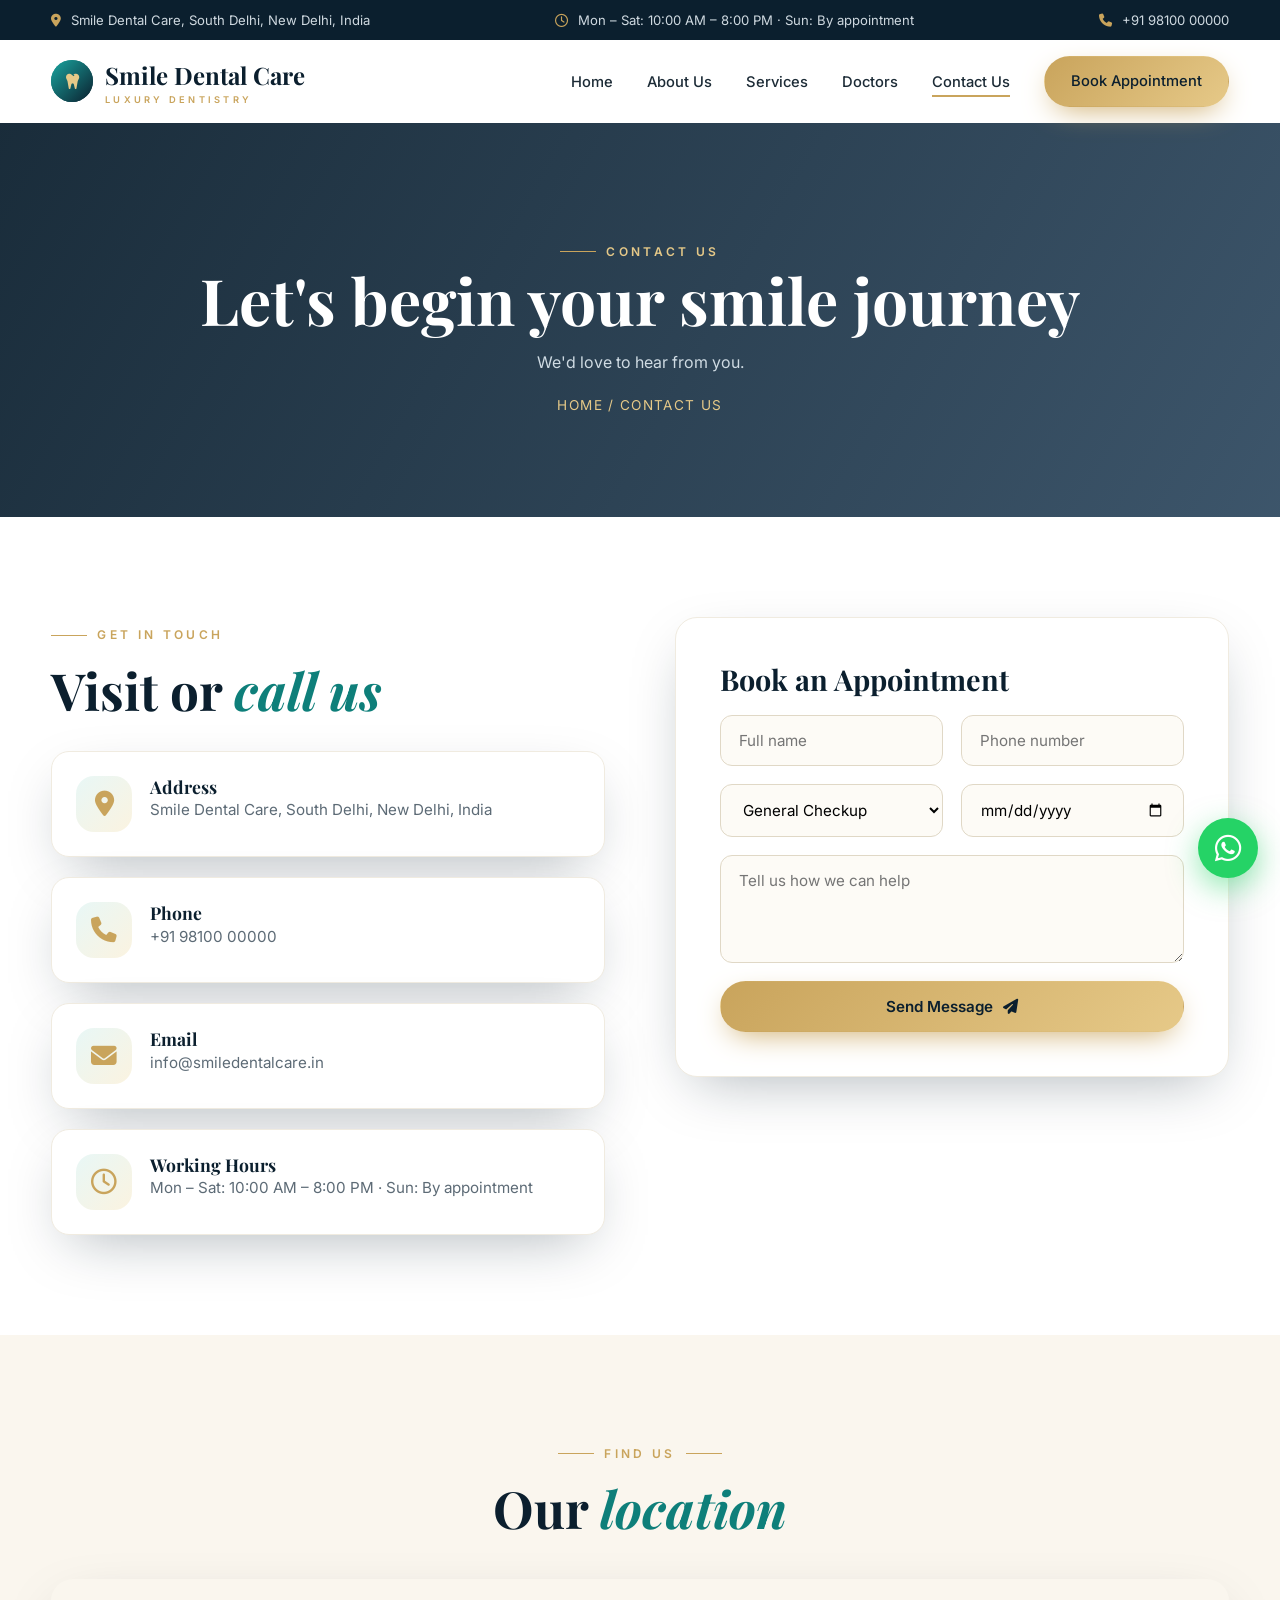
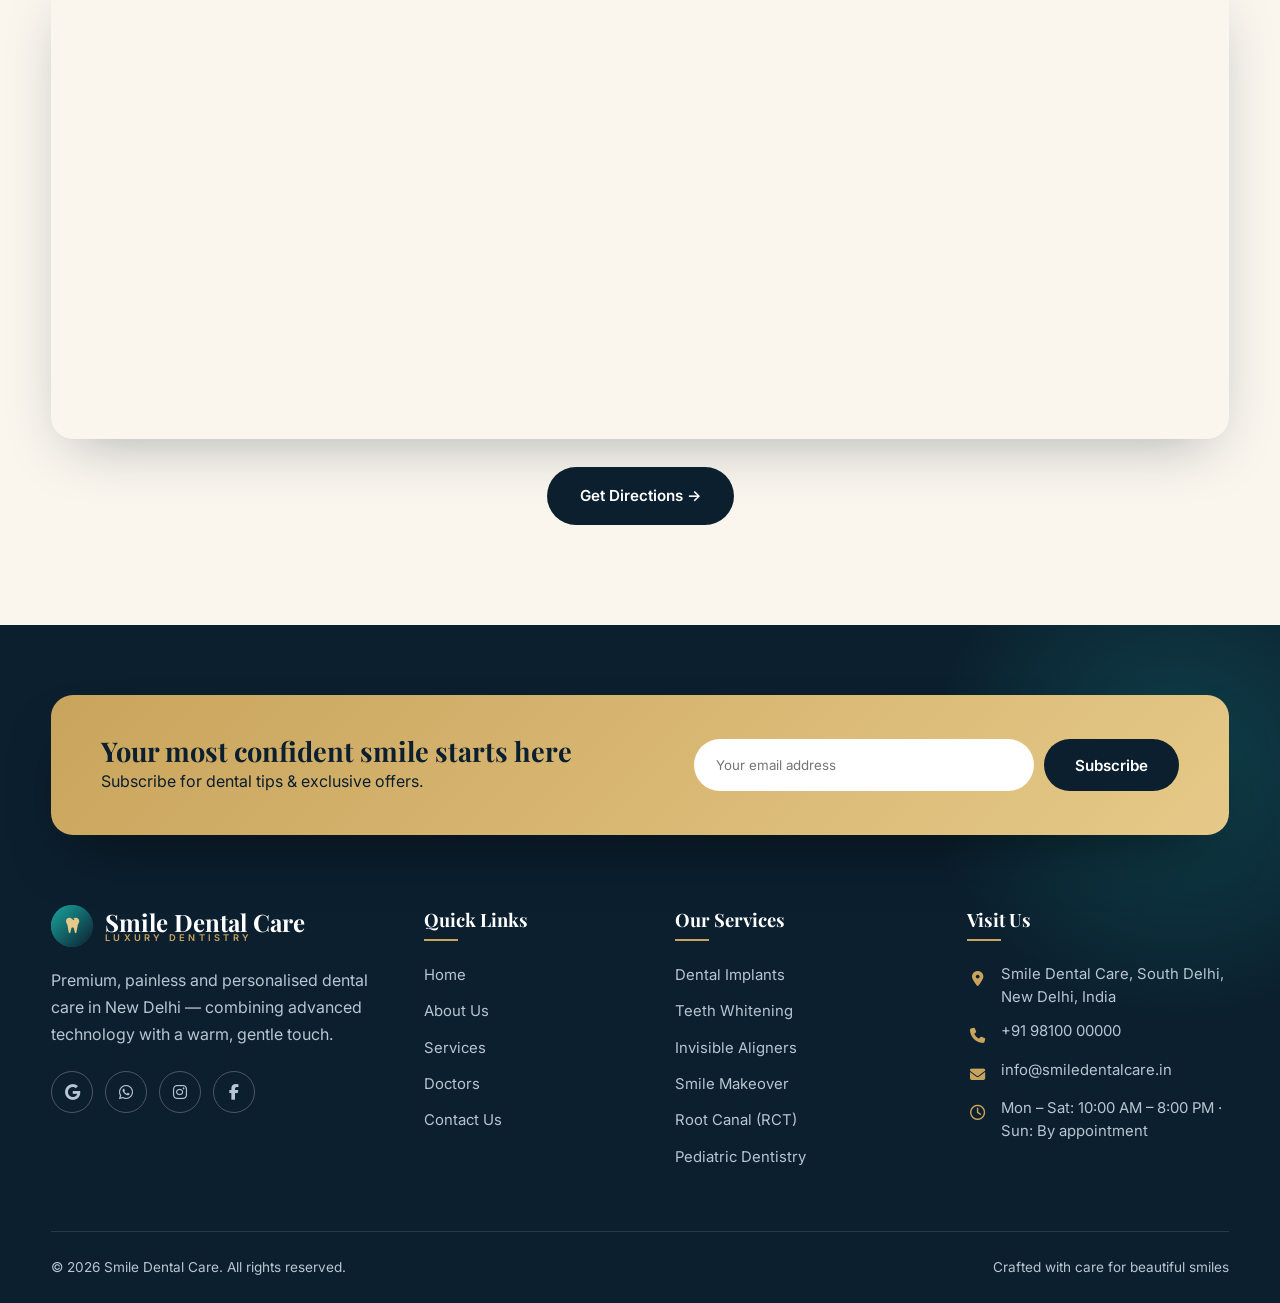
<file: contact.html>
<!DOCTYPE html>
<html lang="en"><head><meta charset="utf-8"><meta name="viewport" content="width=device-width,initial-scale=1">
<title>Contact Us | Smile Dental Care</title>
<link rel="preconnect" href="https://fonts.googleapis.com"><link href="https://fonts.googleapis.com/css2?family=Inter:wght@300;400;500;600&family=Playfair+Display:ital,wght@0,500;0,700;1,500&display=swap" rel="stylesheet">
<link rel="stylesheet" href="https://cdnjs.cloudflare.com/ajax/libs/font-awesome/6.5.1/css/all.min.css">
<link rel="stylesheet" href="css/style.css"></head><body>
<div id="hdr"></div>
<section class="phero" style="--bg:url(https://images.unsplash.com/photo-1598256989800-fe5f95da9787?w=1600&q=70)"><div class="container rv"><span class="eyebrow" style="color:var(--gold2)">Contact Us</span><h1>Let's begin your smile journey</h1><p>We'd love to hear from you.</p><div class="crumbs">HOME / CONTACT US</div></div></section>

<section id="book"><div class="container grid2" style="align-items:start">
  <div class="rv l"><span class="eyebrow">Get In Touch</span><h2 class="title">Visit or <em>call us</em></h2>
    <div class="cinfo" style="margin-top:30px">
      <div class="crow"><div class="ico"><i class="fa-solid fa-location-dot"></i></div><div><h4>Address</h4><p id="addr"></p></div></div>
      <div class="crow"><div class="ico"><i class="fa-solid fa-phone"></i></div><div><h4>Phone</h4><a id="ph" href="#"></a></div></div>
      <div class="crow"><div class="ico"><i class="fa-solid fa-envelope"></i></div><div><h4>Email</h4><a id="em" href="#"></a></div></div>
      <div class="crow"><div class="ico"><i class="fa-regular fa-clock"></i></div><div><h4>Working Hours</h4><p id="hr"></p></div></div>
    </div></div>
  <form class="book rv r" id="bookForm">
    <h3 style="font-size:1.8rem">Book an Appointment</h3>
    <div class="two"><input name="name" required placeholder="Full name"><input name="phone" required type="tel" placeholder="Phone number"></div>
    <div class="two"><select name="service"><option>General Checkup</option><option>Dental Implants</option><option>Teeth Whitening</option><option>Aligners / Braces</option><option>Smile Makeover</option><option>Root Canal</option><option>Pediatric</option></select><input name="date" type="date"></div>
    <textarea name="msg" rows="4" placeholder="Tell us how we can help"></textarea>
    <button class="btn btn-gold" type="submit" style="justify-content:center">Send Message <i class="fa-solid fa-paper-plane"></i></button>
  <div class="ok" id="okBox"><div class="tick"><i class="fa-solid fa-check"></i></div><h3>Message Sent Successfully!</h3><p>Thank you <b id="okName"></b>. Our team will contact you shortly to confirm your appointment.</p><button type="button" class="btn btn-dark" id="again">Send another message</button></div>
  </form>
</div></section>

<section class="cream"><div class="container"><div class="center rv"><span class="eyebrow">Find Us</span><h2 class="title">Our <em>location</em></h2></div>
  <div class="map rv z" style="margin-top:40px"><iframe id="mapframe" loading="lazy" title="Smile Dental Care map"></iframe></div>
  <div class="center" style="margin-top:28px"><a class="btn btn-dark" id="dir" target="_blank" rel="noopener">Get Directions →</a></div>
</div></section>

<div id="ftr"></div><script src="js/site.js"></script>
<script>addr.textContent=CLINIC.address;ph.textContent=CLINIC.phone;ph.href="tel:+"+CLINIC.phoneRaw;em.textContent=CLINIC.email;em.href="mailto:"+CLINIC.email;hr.textContent=CLINIC.hours;dir.href=CLINIC.maps;</script>
</body></html>
</file>
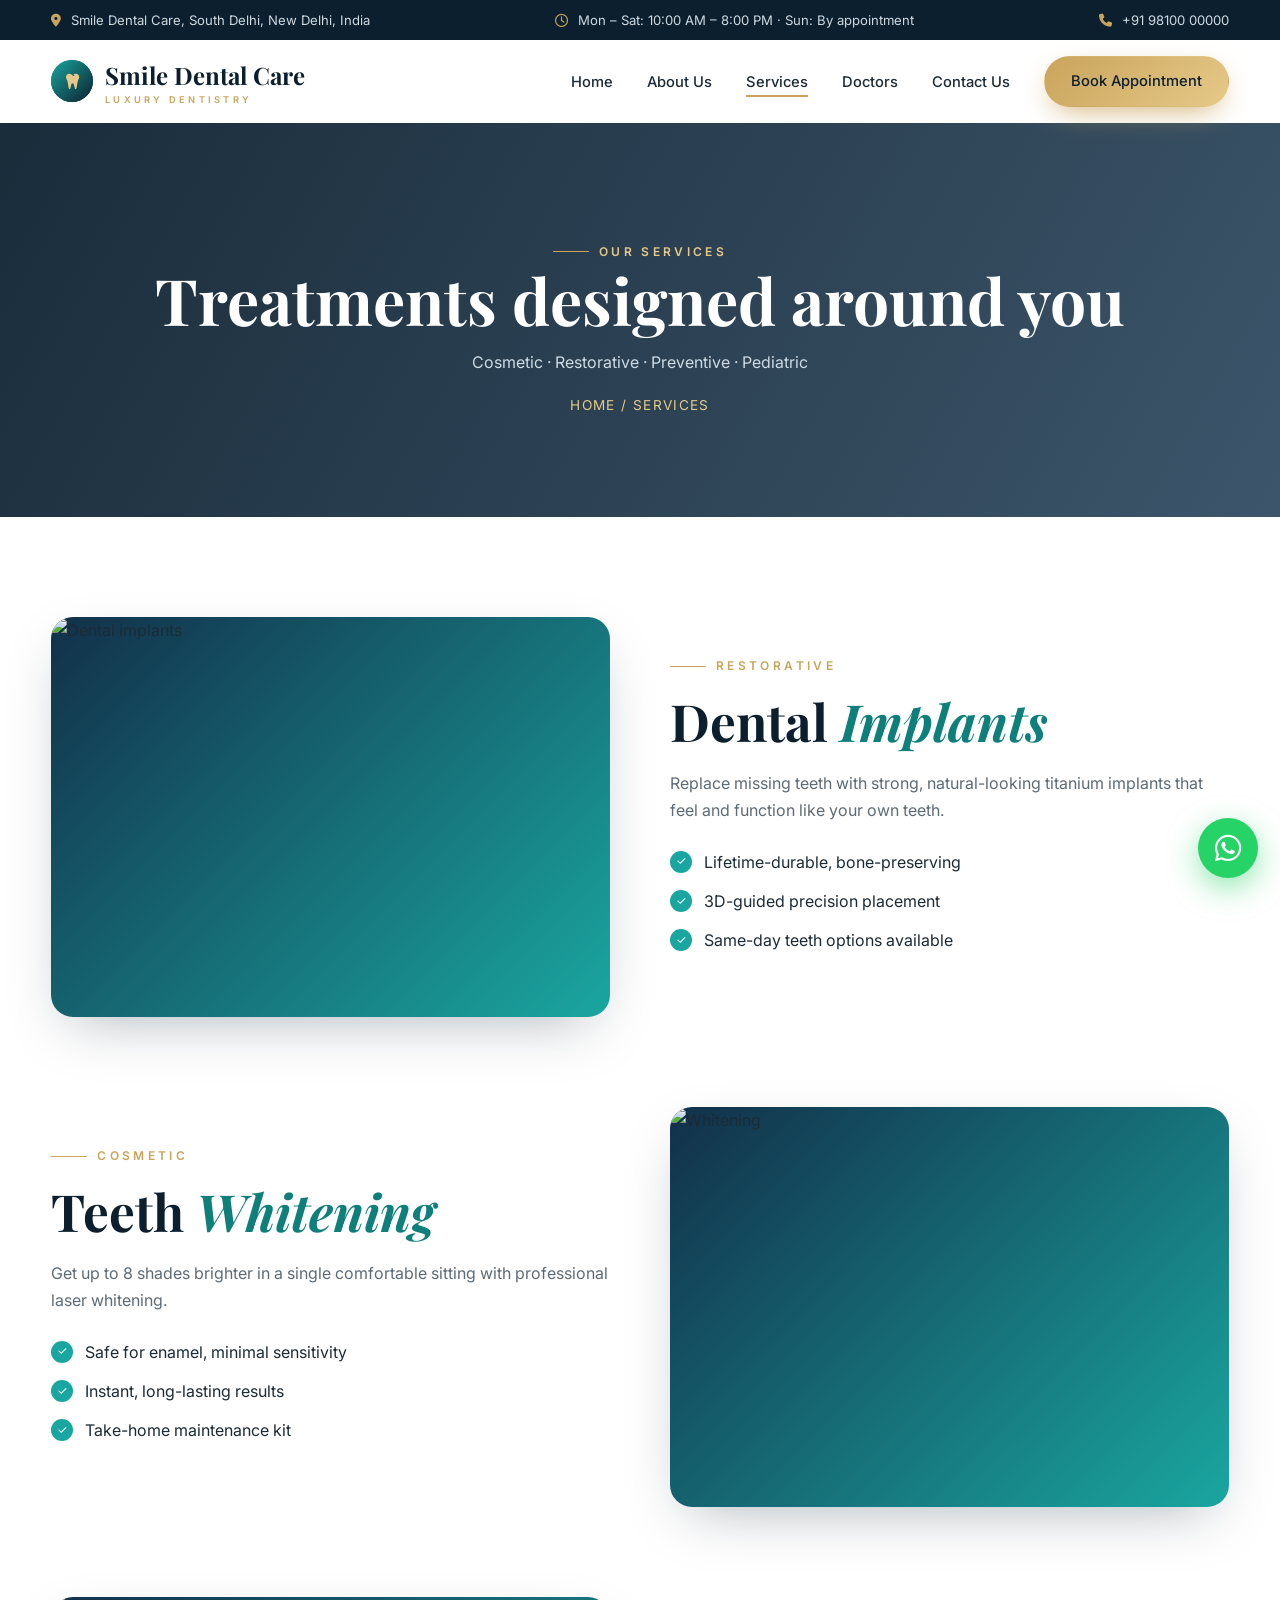
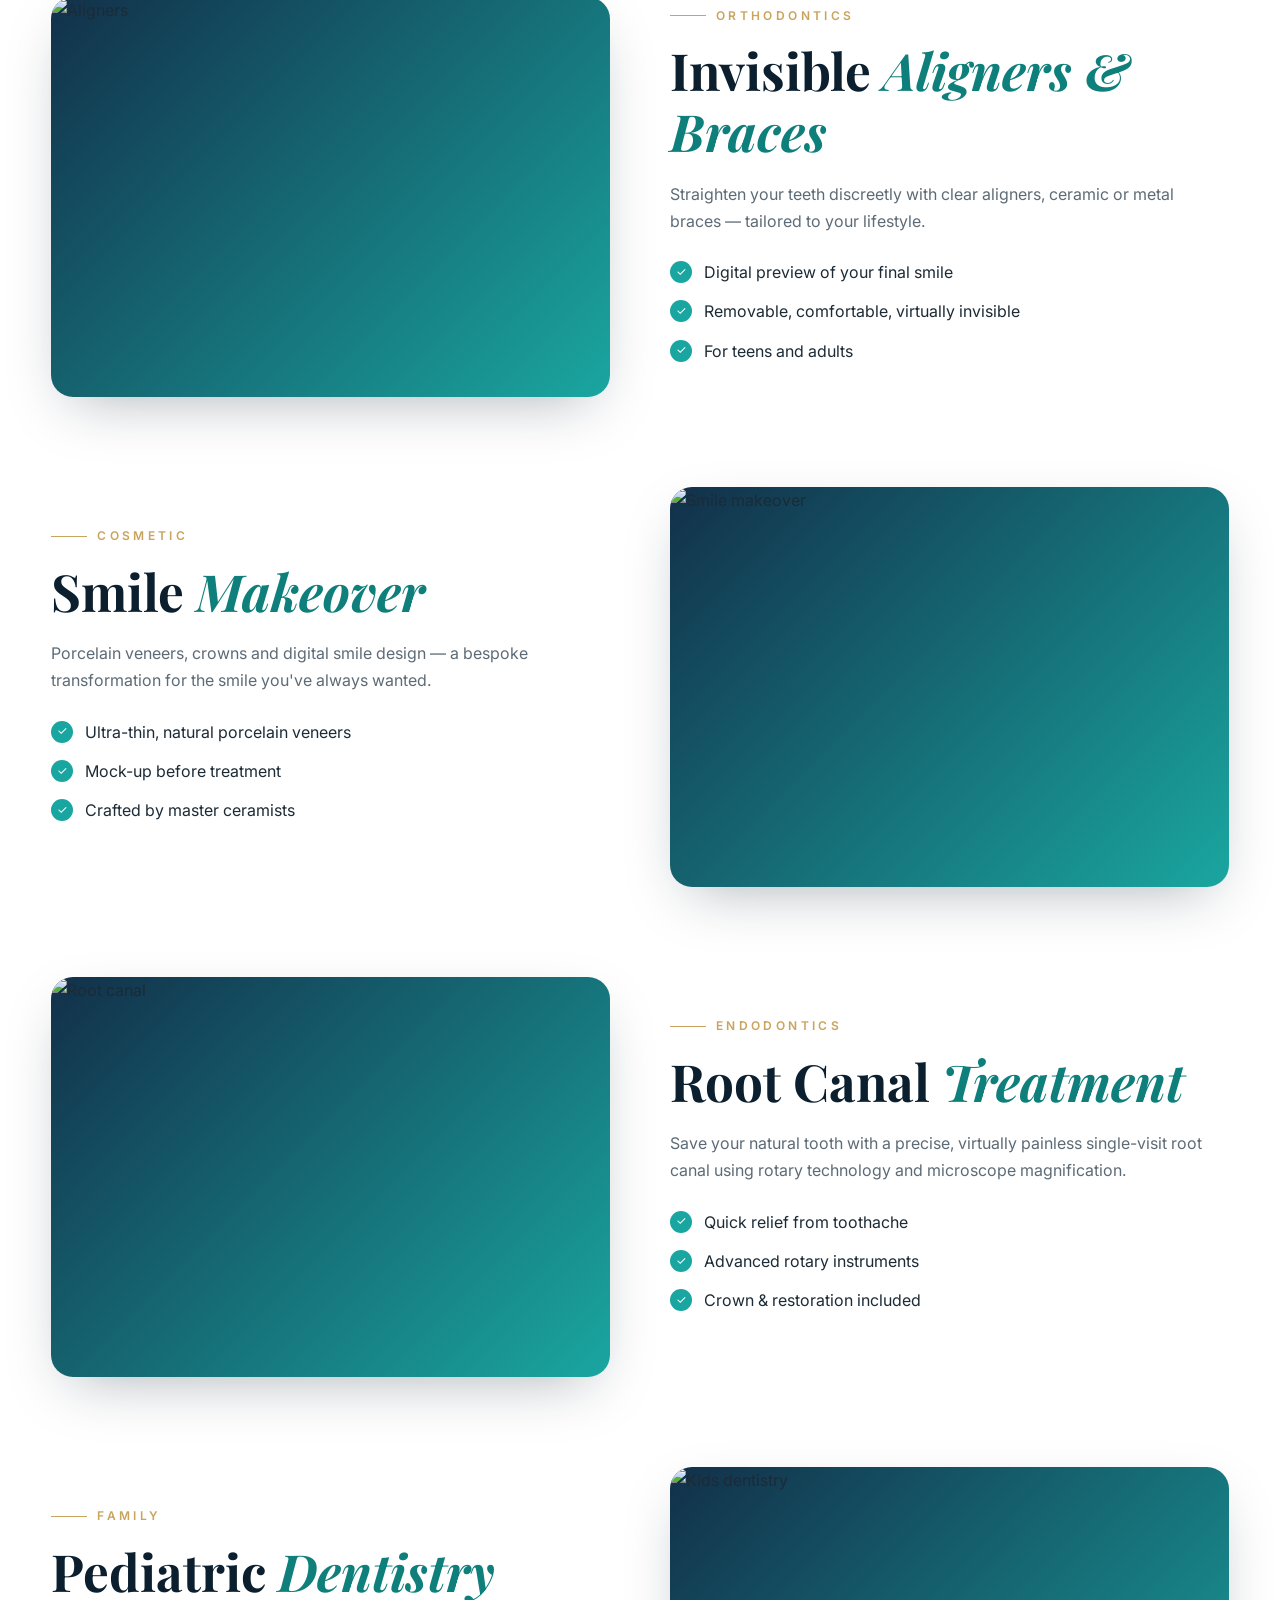
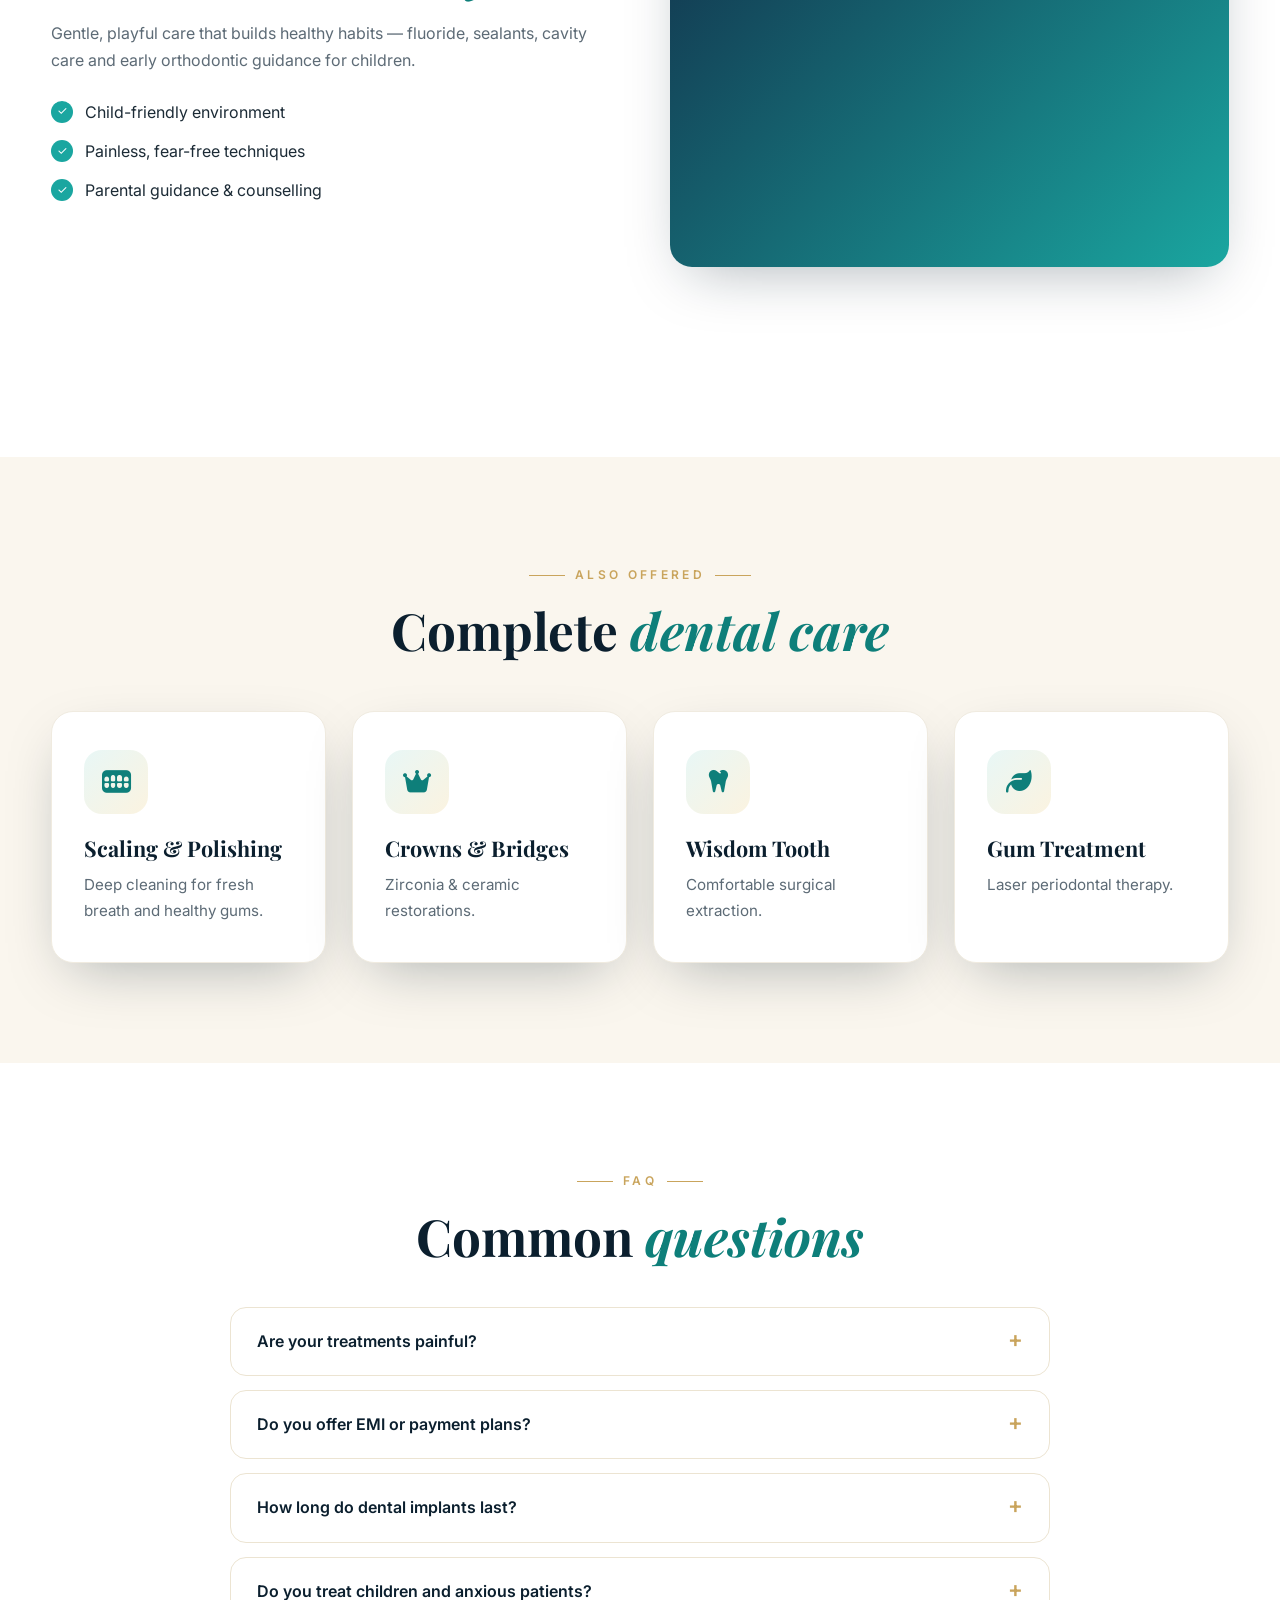
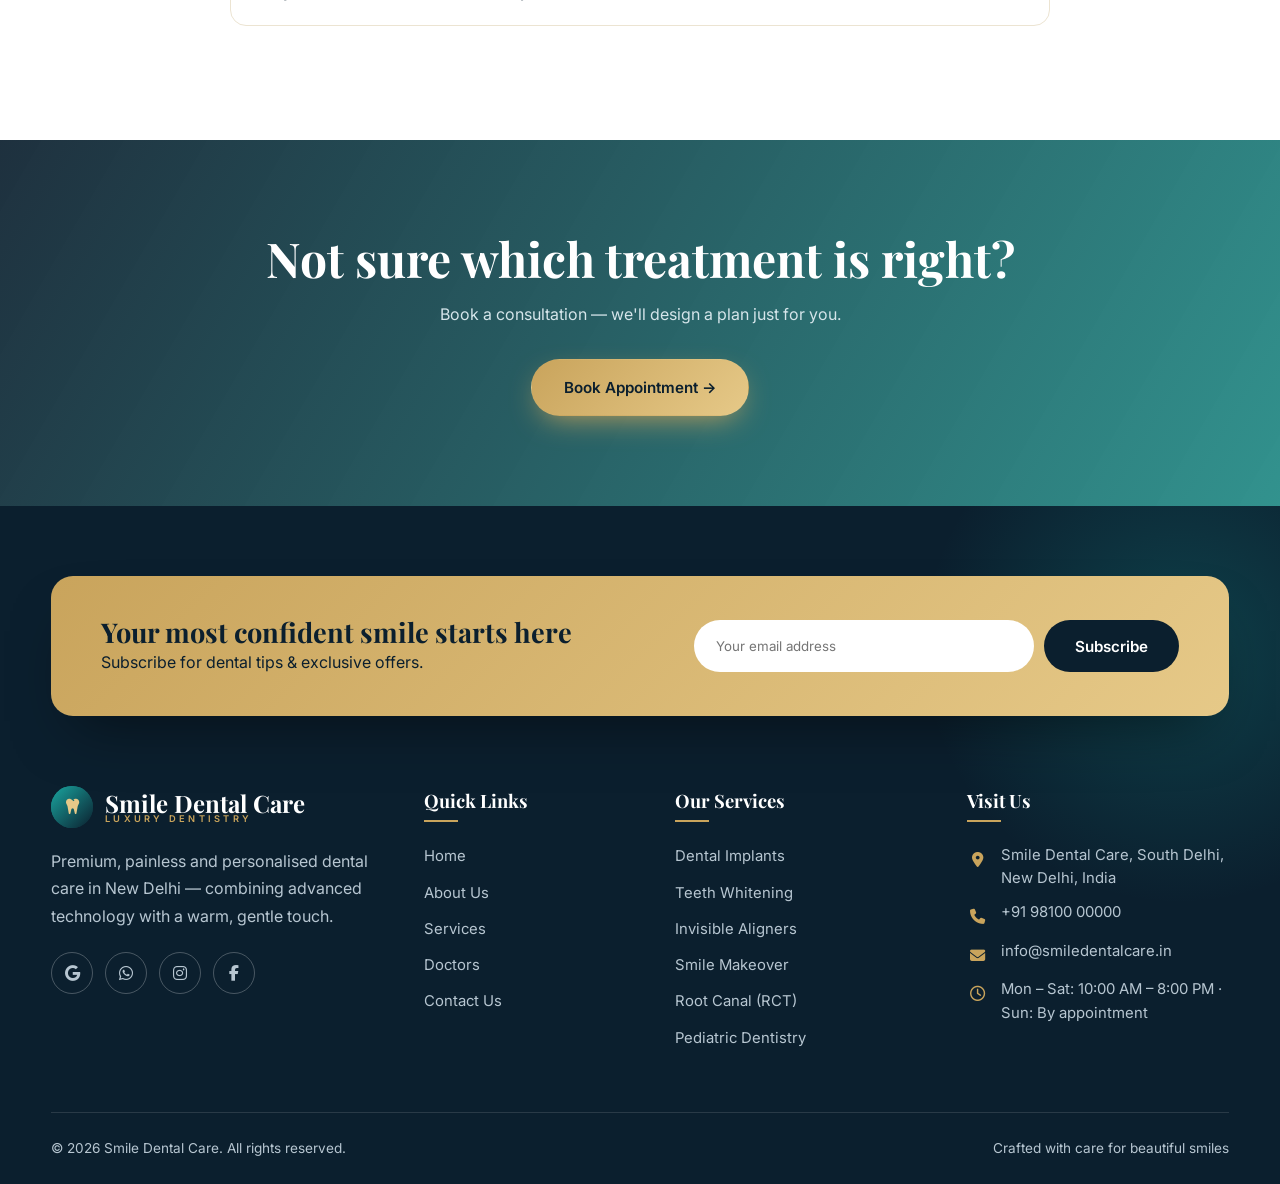
<file: services.html>
<!DOCTYPE html>
<html lang="en"><head><meta charset="utf-8"><meta name="viewport" content="width=device-width,initial-scale=1">
<title>Services | Smile Dental Care</title>
<link rel="preconnect" href="https://fonts.googleapis.com"><link href="https://fonts.googleapis.com/css2?family=Inter:wght@300;400;500;600&family=Playfair+Display:ital,wght@0,500;0,700;1,500&display=swap" rel="stylesheet">
<link rel="stylesheet" href="https://cdnjs.cloudflare.com/ajax/libs/font-awesome/6.5.1/css/all.min.css">
<link rel="stylesheet" href="css/style.css"></head><body>
<div id="hdr"></div>
<section class="phero" style="--bg:url(https://images.unsplash.com/photo-1588776814546-1ffcf47267a5?w=1600&q=70)"><div class="container rv"><span class="eyebrow" style="color:var(--gold2)">Our Services</span><h1>Treatments designed around you</h1><p>Cosmetic · Restorative · Preventive · Pediatric</p><div class="crumbs">HOME / SERVICES</div></div></section>

<section><div class="container">
  <div class="srow" id="implants"><div class="simg rv l"><img src="https://images.unsplash.com/photo-1609840114035-3c981b782dfe?w=1000&q=75" alt="Dental implants" loading="lazy"></div>
    <div class="rv r"><span class="eyebrow">Restorative</span><h2 class="title">Dental <em>Implants</em></h2><p class="lead">Replace missing teeth with strong, natural-looking titanium implants that feel and function like your own teeth.</p><ul class="ticks"><li>Lifetime-durable, bone-preserving</li><li>3D-guided precision placement</li><li>Same-day teeth options available</li></ul></div></div>

  <div class="srow" id="whitening"><div class="simg rv r"><img src="https://images.unsplash.com/photo-1606811841689-23dfddce3e95?w=1000&q=75" alt="Whitening" loading="lazy"></div>
    <div class="rv l"><span class="eyebrow">Cosmetic</span><h2 class="title">Teeth <em>Whitening</em></h2><p class="lead">Get up to 8 shades brighter in a single comfortable sitting with professional laser whitening.</p><ul class="ticks"><li>Safe for enamel, minimal sensitivity</li><li>Instant, long-lasting results</li><li>Take-home maintenance kit</li></ul></div></div>

  <div class="srow" id="aligners"><div class="simg rv l"><img src="https://images.unsplash.com/photo-1598256989800-fe5f95da9787?w=1000&q=75" alt="Aligners" loading="lazy"></div>
    <div class="rv r"><span class="eyebrow">Orthodontics</span><h2 class="title">Invisible <em>Aligners & Braces</em></h2><p class="lead">Straighten your teeth discreetly with clear aligners, ceramic or metal braces — tailored to your lifestyle.</p><ul class="ticks"><li>Digital preview of your final smile</li><li>Removable, comfortable, virtually invisible</li><li>For teens and adults</li></ul></div></div>

  <div class="srow" id="veneers"><div class="simg rv r"><img src="https://images.unsplash.com/photo-1612349317150-e413f6a5b16d?w=1000&q=75" alt="Smile makeover" loading="lazy"></div>
    <div class="rv l"><span class="eyebrow">Cosmetic</span><h2 class="title">Smile <em>Makeover</em></h2><p class="lead">Porcelain veneers, crowns and digital smile design — a bespoke transformation for the smile you've always wanted.</p><ul class="ticks"><li>Ultra-thin, natural porcelain veneers</li><li>Mock-up before treatment</li><li>Crafted by master ceramists</li></ul></div></div>

  <div class="srow" id="rct"><div class="simg rv l"><img src="https://images.unsplash.com/photo-1629909613654-28e377c37b09?w=1000&q=75" alt="Root canal" loading="lazy"></div>
    <div class="rv r"><span class="eyebrow">Endodontics</span><h2 class="title">Root Canal <em>Treatment</em></h2><p class="lead">Save your natural tooth with a precise, virtually painless single-visit root canal using rotary technology and microscope magnification.</p><ul class="ticks"><li>Quick relief from toothache</li><li>Advanced rotary instruments</li><li>Crown & restoration included</li></ul></div></div>

  <div class="srow" id="kids"><div class="simg rv r"><img src="https://images.unsplash.com/photo-1588776814546-1ffcf47267a5?w=1000&q=75" alt="Kids dentistry" loading="lazy"></div>
    <div class="rv l"><span class="eyebrow">Family</span><h2 class="title">Pediatric <em>Dentistry</em></h2><p class="lead">Gentle, playful care that builds healthy habits — fluoride, sealants, cavity care and early orthodontic guidance for children.</p><ul class="ticks"><li>Child-friendly environment</li><li>Painless, fear-free techniques</li><li>Parental guidance & counselling</li></ul></div></div>
</div></section>

<section class="cream"><div class="container">
  <div class="center rv"><span class="eyebrow">Also Offered</span><h2 class="title">Complete <em>dental care</em></h2></div>
  <div class="grid4" style="margin-top:50px">
    <div class="card rv"><div class="ico"><i class="fa-solid fa-teeth"></i></div><h3>Scaling & Polishing</h3><p>Deep cleaning for fresh breath and healthy gums.</p></div>
    <div class="card rv d1"><div class="ico"><i class="fa-solid fa-crown"></i></div><h3>Crowns & Bridges</h3><p>Zirconia & ceramic restorations.</p></div>
    <div class="card rv d2"><div class="ico"><i class="fa-solid fa-tooth"></i></div><h3>Wisdom Tooth</h3><p>Comfortable surgical extraction.</p></div>
    <div class="card rv d3"><div class="ico"><i class="fa-solid fa-leaf"></i></div><h3>Gum Treatment</h3><p>Laser periodontal therapy.</p></div>
  </div>
</div></section>

<section><div class="container"><div class="center rv"><span class="eyebrow">FAQ</span><h2 class="title">Common <em>questions</em></h2></div>
<div class="faq rv">
<details><summary>Are your treatments painful?</summary><p>No. We use modern anaesthesia and gentle techniques so you remain comfortable throughout.</p></details>
<details><summary>Do you offer EMI or payment plans?</summary><p>Yes, we offer transparent pricing and flexible EMI options on major treatments. Ask our team for details.</p></details>
<details><summary>How long do dental implants last?</summary><p>With proper care, implants can last a lifetime.</p></details>
<details><summary>Do you treat children and anxious patients?</summary><p>Absolutely — we specialise in fear-free, gentle dentistry for all ages.</p></details>
</div></div></section>

<section class="cta"><div class="container rv z"><h2>Not sure which treatment is right?</h2><p>Book a consultation — we'll design a plan just for you.</p><a class="btn btn-gold" href="contact.html#book">Book Appointment →</a></div></section>
<div id="ftr"></div><script src="js/site.js"></script></body></html>
</file>
<file: css/style.css>
:root{--navy:#0b1f2e;--navy2:#12304a;--teal:#1aa6a0;--teal2:#0e7f7a;--gold:#c9a45c;--gold2:#e6c988;--cream:#faf6ee;--ink:#1c2b36;--mute:#5d6b76;--line:rgba(201,164,92,.35);--r:22px;--sh:0 20px 60px -20px rgba(11,31,46,.35)}
*{box-sizing:border-box;margin:0;padding:0}
html{scroll-behavior:smooth}
body{font-family:'Inter',sans-serif;color:var(--ink);background:#fff;line-height:1.7;overflow-x:hidden}
img{max-width:100%;display:block}
a{color:inherit;text-decoration:none}
h1,h2,h3,h4{font-family:'Playfair Display',serif;line-height:1.2;color:var(--navy)}
.container{width:min(1200px,92%);margin:auto}
section{padding:100px 0;position:relative}
.eyebrow{display:inline-flex;align-items:center;gap:10px;letter-spacing:.28em;text-transform:uppercase;font-size:.75rem;font-weight:600;color:var(--gold)}
.eyebrow:before{content:"";width:36px;height:1px;background:var(--gold)}
.title{font-size:clamp(2rem,4.2vw,3.2rem);margin:14px 0 18px}
.title em{font-style:italic;color:var(--teal2)}
.lead{color:var(--mute);max-width:640px}
.center{text-align:center}.center .lead{margin:auto}.center .eyebrow:after{content:"";width:36px;height:1px;background:var(--gold)}
.btn{display:inline-flex;align-items:center;gap:10px;padding:15px 32px;border-radius:50px;font-weight:600;font-size:.95rem;cursor:pointer;border:1px solid transparent;transition:.4s;font-family:inherit}
.btn-gold{background:linear-gradient(135deg,var(--gold),var(--gold2));color:var(--navy);box-shadow:0 10px 30px -10px var(--gold)}
.btn-gold:hover{transform:translateY(-3px);box-shadow:0 18px 40px -10px var(--gold)}
.btn-line{border-color:rgba(255,255,255,.6);color:#fff}.btn-line:hover{background:#fff;color:var(--navy)}
.btn-dark{background:var(--navy);color:#fff}.btn-dark:hover{background:var(--teal2);transform:translateY(-3px)}
/* topbar + nav */
.topbar{background:var(--navy);color:#cfd9e0;font-size:.82rem;padding:9px 0}
.topbar .container{display:flex;justify-content:space-between;gap:12px;flex-wrap:wrap}
.topbar a:hover{color:var(--gold2)}
header.nav{position:sticky;top:0;z-index:100;background:rgba(255,255,255,.92);backdrop-filter:blur(14px);transition:.3s;border-bottom:1px solid transparent}
header.nav.scrolled{box-shadow:0 10px 40px -15px rgba(0,0,0,.25);border-color:var(--line)}
.nav .container{display:flex;align-items:center;justify-content:space-between;height:82px}
.logo{display:flex;align-items:center;gap:12px;font-family:'Playfair Display',serif;font-size:1.5rem;font-weight:700;color:var(--navy)}
.logo i{width:42px;height:42px;border-radius:50%;background:linear-gradient(135deg,var(--teal),var(--navy));display:grid;place-items:center;color:var(--gold2);font-style:normal;font-size:1.2rem}
.logo small{display:block;font-family:'Inter';font-size:.58rem;letter-spacing:.35em;color:var(--gold);font-weight:600;text-transform:uppercase;margin-top:-4px}
.menu{display:flex;gap:34px;align-items:center;list-style:none}
.menu a{font-size:.92rem;font-weight:500;position:relative;padding:6px 0}
.menu a:after{content:"";position:absolute;left:0;bottom:0;height:2px;width:0;background:var(--gold);transition:.35s}
.menu a:hover:after,.menu a.active:after{width:100%}
.burger{display:none;background:none;border:0;width:44px;height:44px;cursor:pointer}
.burger span{display:block;width:26px;height:2px;background:var(--navy);margin:6px auto;transition:.3s}
/* hero */
.hero{padding:0;height:clamp(600px,88vh,820px);background:var(--navy);overflow:hidden}
.slide{position:absolute;inset:0;opacity:0;transition:opacity 1.2s;background-size:cover;background-position:center}
.slide.on{opacity:1}
.slide.on{animation:kb 12s ease-out forwards}
@keyframes kb{from{transform:scale(1)}to{transform:scale(1.08)}}
.hero:before{content:"";position:absolute;inset:0;z-index:2;background:linear-gradient(100deg,rgba(11,31,46,.93) 15%,rgba(11,31,46,.55) 60%,rgba(11,31,46,.25))}
.hero .container{position:relative;z-index:3;height:100%;display:flex;align-items:center}
.hero-in{max-width:690px;color:#fff}
.hero h1{color:#fff;font-size:clamp(2.4rem,6vw,4.7rem);margin:18px 0 22px}
.hero h1 em{color:var(--gold2);font-style:italic}
.hero p{color:#d5e0e7;font-size:1.1rem;max-width:560px;margin-bottom:34px}
.hero .btns{display:flex;gap:16px;flex-wrap:wrap}
.dots{position:absolute;z-index:4;bottom:34px;left:50%;transform:translateX(-50%);display:flex;gap:10px}
.dots b{width:34px;height:3px;background:rgba(255,255,255,.35);cursor:pointer;border-radius:3px;transition:.3s}
.dots b.on{background:var(--gold2);width:60px}
.hero-card{position:absolute;z-index:4;right:5%;bottom:70px;background:rgba(255,255,255,.1);backdrop-filter:blur(18px);border:1px solid rgba(255,255,255,.25);color:#fff;padding:22px 28px;border-radius:var(--r);animation:float 5s ease-in-out infinite}
.hero-card strong{font-family:'Playfair Display';font-size:2rem;color:var(--gold2);display:block}
@keyframes float{50%{transform:translateY(-12px)}}
/* page hero */
.phero{padding:110px 0 100px;background:linear-gradient(120deg,rgba(11,31,46,.94),rgba(18,48,74,.82)),var(--bg) center/cover;color:#fff;text-align:center}
.phero h1{color:#fff;font-size:clamp(2.4rem,5vw,4rem)}
.phero p{color:#cfdbe3;margin-top:10px}
.crumbs{margin-top:18px;font-size:.85rem;color:var(--gold2);letter-spacing:.1em}
/* strip stats */
.stats{background:var(--navy);padding:60px 0;color:#fff}
.stats .grid{display:grid;grid-template-columns:repeat(4,1fr);gap:30px;text-align:center}
.stats b{font-family:'Playfair Display';font-size:3rem;color:var(--gold2);display:block}
.stats span{font-size:.85rem;letter-spacing:.15em;text-transform:uppercase;color:#a9bac6}
/* grids + cards */
.grid2{display:grid;grid-template-columns:1fr 1fr;gap:70px;align-items:center}
.grid3{display:grid;grid-template-columns:repeat(3,1fr);gap:28px}
.grid4{display:grid;grid-template-columns:repeat(4,1fr);gap:26px}
.card{background:#fff;border-radius:var(--r);padding:38px 32px;box-shadow:var(--sh);border:1px solid #f0ebe0;transition:.45s;position:relative;overflow:hidden}
.card:before{content:"";position:absolute;left:0;top:0;width:100%;height:4px;background:linear-gradient(90deg,var(--teal),var(--gold));transform:scaleX(0);transform-origin:left;transition:.5s}
.card:hover{transform:translateY(-10px)}.card:hover:before{transform:scaleX(1)}
.ico{width:64px;height:64px;border-radius:18px;display:grid;place-items:center;font-size:1.8rem;background:linear-gradient(135deg,#e8f7f6,#fbf3e0);margin-bottom:22px}
.card h3{font-size:1.35rem;margin-bottom:10px}.card p{color:var(--mute);font-size:.95rem}
.card a.more{display:inline-block;margin-top:16px;color:var(--teal2);font-weight:600;font-size:.9rem}
.cream{background:var(--cream)}
.dark{background:linear-gradient(135deg,var(--navy),var(--navy2));color:#fff}.dark .title,.dark h3{color:#fff}.dark .lead{color:#b7c6d1}
.imgframe{position:relative}
.imgframe img{border-radius:var(--r) 160px var(--r) var(--r);width:100%;height:560px;object-fit:cover;box-shadow:var(--sh)}
.imgframe:before{content:"";position:absolute;inset:26px -26px -26px 26px;border:1px solid var(--gold);border-radius:var(--r) 160px var(--r) var(--r);z-index:-1}
.badge{position:absolute;left:-24px;bottom:40px;background:var(--navy);color:#fff;padding:22px 28px;border-radius:18px;box-shadow:var(--sh);animation:float 5s ease-in-out infinite}
.badge b{font-family:'Playfair Display';font-size:2.4rem;color:var(--gold2);display:block;line-height:1}
.ticks{list-style:none;margin:24px 0 32px}
.ticks li{padding-left:34px;margin:12px 0;position:relative;color:var(--ink)}
.ticks li:before{content:"✓";position:absolute;left:0;top:2px;width:22px;height:22px;border-radius:50%;background:var(--teal);color:#fff;font-size:.75rem;display:grid;place-items:center}
/* service rows */
.srow{display:grid;grid-template-columns:1fr 1fr;gap:60px;align-items:center;margin-bottom:90px}
.srow:nth-child(even) .simg{order:2}
.simg img{border-radius:var(--r);height:400px;width:100%;object-fit:cover;box-shadow:var(--sh);transition:.6s}
.simg:hover img{transform:scale(1.03)}
.price{display:inline-block;margin-top:6px;padding:6px 18px;border:1px solid var(--gold);border-radius:30px;color:var(--gold);font-size:.85rem}
/* doctors */
.doc{border-radius:var(--r);overflow:hidden;background:#fff;box-shadow:var(--sh);transition:.45s}
.doc:hover{transform:translateY(-10px)}
.doc .ph{height:380px;overflow:hidden;position:relative}
.doc img{width:100%;height:100%;object-fit:cover;object-position:top;transition:.7s}
.doc:hover img{transform:scale(1.07)}
.doc .in{padding:26px;text-align:center}
.doc .in span{color:var(--teal2);font-size:.85rem;font-weight:600;letter-spacing:.08em}
.doc .in p{color:var(--mute);font-size:.9rem;margin-top:8px}
/* process */
.step{text-align:center;padding:10px}
.step b{width:74px;height:74px;border-radius:50%;border:1px solid var(--gold);display:grid;place-items:center;margin:0 auto 18px;font-family:'Playfair Display';font-size:1.6rem;color:var(--gold2);transition:.4s}
.step:hover b{background:var(--gold);color:var(--navy)}
.step p{color:#b7c6d1;font-size:.92rem}
/* testimonials */
.tcar{max-width:800px;margin:50px auto 0;position:relative;overflow:hidden}
.ttrack{display:flex;transition:transform .8s cubic-bezier(.7,0,.2,1)}
.tslide{min-width:100%;padding:0 20px;text-align:center}
.tslide q{font-family:'Playfair Display';font-size:1.45rem;font-style:italic;display:block;line-height:1.6;color:var(--navy)}
.tslide .stars{color:var(--gold);letter-spacing:6px;margin-bottom:18px}
.tslide cite{display:block;margin-top:22px;font-style:normal;font-weight:600;color:var(--teal2)}
.tdots{display:flex;justify-content:center;gap:10px;margin-top:30px}
.tdots b{width:10px;height:10px;border-radius:50%;background:#d9d1bf;cursor:pointer}.tdots b.on{background:var(--gold);transform:scale(1.4)}
/* gallery */
.gal{display:grid;grid-template-columns:repeat(4,1fr);gap:16px}
.gal img{height:260px;width:100%;object-fit:cover;border-radius:18px;transition:.5s}
.gal img:hover{transform:scale(1.04);filter:brightness(1.1)}
.gal img:nth-child(1),.gal img:nth-child(6){grid-row:span 2;height:536px}
/* cta */
.cta{background:linear-gradient(120deg,rgba(11,31,46,.92),rgba(14,127,122,.85)),url(https://images.unsplash.com/photo-1606811841689-23dfddce3e95?w=1600&q=70) center/cover;color:#fff;text-align:center;padding:100px 0}
.cta h2{color:#fff;font-size:clamp(2rem,4vw,3rem);margin-bottom:14px}
.cta p{color:#d5e5ea;margin-bottom:30px}
/* faq */
.faq{max-width:820px;margin:40px auto 0}
.faq details{background:#fff;border:1px solid #ece4d2;border-radius:16px;padding:20px 26px;margin-bottom:14px;transition:.3s}
.faq details[open]{box-shadow:var(--sh);border-color:var(--gold)}
.faq summary{cursor:pointer;font-weight:600;list-style:none;display:flex;justify-content:space-between;color:var(--navy)}
.faq summary:after{content:"+";color:var(--gold);font-size:1.4rem;line-height:1}
.faq details[open] summary:after{content:"–"}
.faq p{margin-top:12px;color:var(--mute)}
/* contact */
.cinfo{display:grid;gap:20px}
.crow{display:flex;gap:18px;padding:24px;border-radius:18px;background:#fff;box-shadow:var(--sh);border:1px solid #f0ebe0;align-items:flex-start}
.crow .ico{margin:0;flex:none;width:56px;height:56px}
.crow h4{font-size:1.1rem}.crow p,.crow a{color:var(--mute);font-size:.95rem}.crow a:hover{color:var(--teal2)}
form.book{background:#fff;padding:44px;border-radius:var(--r);box-shadow:var(--sh);border:1px solid #f0ebe0;display:grid;gap:18px}
form.book .two{display:grid;grid-template-columns:1fr 1fr;gap:18px}
form.book input,form.book select,form.book textarea{width:100%;padding:15px 18px;border:1px solid #e0d8c6;border-radius:12px;font-family:inherit;font-size:.95rem;background:#fdfbf6;transition:.3s}
form.book input:focus,form.book select:focus,form.book textarea:focus{outline:0;border-color:var(--teal);box-shadow:0 0 0 4px rgba(26,166,160,.15)}
.map{border-radius:var(--r);overflow:hidden;box-shadow:var(--sh);height:460px}.map iframe{width:100%;height:100%;border:0}
/* footer */
footer{background:var(--navy);color:#b7c6d1;position:relative;overflow:hidden;padding-top:0}
footer:before{content:"";position:absolute;width:520px;height:520px;right:-160px;top:-120px;background:radial-gradient(circle,rgba(26,166,160,.25),transparent 70%)}
.fnews{position:relative;z-index:2;background:linear-gradient(135deg,var(--gold),var(--gold2));border-radius:var(--r);padding:40px 50px;display:flex;justify-content:space-between;align-items:center;gap:24px;flex-wrap:wrap;transform:translateY(-50%);margin-bottom:-10px;color:var(--navy)}
.fnews h3{font-size:1.7rem}
.fnews form{display:flex;gap:10px;flex-wrap:wrap}
.fnews input{padding:14px 22px;border-radius:40px;border:0;min-width:260px;font-family:inherit}
.fgrid{display:grid;grid-template-columns:1.6fr 1fr 1.2fr 1.3fr;gap:50px;padding-bottom:50px;position:relative;z-index:2}
footer h4{color:#fff;font-size:1.15rem;margin-bottom:22px;position:relative}
footer h4:after{content:"";display:block;width:34px;height:2px;background:var(--gold);margin-top:8px}
footer ul{list-style:none}footer li{margin:11px 0;font-size:.93rem}
footer li a:hover{color:var(--gold2);padding-left:6px}footer li a{transition:.3s}
footer .logo{color:#fff;margin-bottom:18px}
.social{display:flex;gap:12px;margin-top:22px}
.social a{width:42px;height:42px;border-radius:50%;border:1px solid rgba(255,255,255,.25);display:grid;place-items:center;font-size:.8rem;font-weight:700;transition:.3s}
.social a:hover{background:var(--gold);color:var(--navy);transform:translateY(-4px)}
.fbottom{border-top:1px solid rgba(255,255,255,.12);padding:24px 0;font-size:.85rem;display:flex;justify-content:space-between;flex-wrap:wrap;gap:10px;position:relative;z-index:2}
.wa{position:fixed;right:22px;bottom:22px;z-index:99;width:60px;height:60px;border-radius:50%;background:#25d366;display:grid;place-items:center;box-shadow:0 10px 30px rgba(37,211,102,.5);font-size:1.7rem;animation:pulse 2s infinite}
@keyframes pulse{0%{box-shadow:0 0 0 0 rgba(37,211,102,.6)}100%{box-shadow:0 0 0 22px rgba(37,211,102,0)}}
/* reveal */
.rv{opacity:0;transform:translateY(50px);transition:opacity 1s,transform 1s cubic-bezier(.2,.7,.2,1)}
.rv.l{transform:translateX(-60px)}.rv.r{transform:translateX(60px)}.rv.z{transform:scale(.9)}
.rv.in{opacity:1;transform:none}
.d1{transition-delay:.12s}.d2{transition-delay:.24s}.d3{transition-delay:.36s}
/* responsive */
@media(max-width:1000px){
section{padding:70px 0}
.grid3,.grid4,.stats .grid{grid-template-columns:repeat(2,1fr)}
.grid2,.srow{grid-template-columns:1fr;gap:40px}.srow:nth-child(even) .simg{order:0}
.fgrid{grid-template-columns:1fr 1fr}
.gal{grid-template-columns:repeat(2,1fr)}.gal img:nth-child(1),.gal img:nth-child(6){grid-row:auto;height:260px}
.hero-card{display:none}
.burger{display:block;z-index:120}
.menu{position:fixed;inset:0 0 0 30%;background:var(--navy);flex-direction:column;justify-content:center;gap:28px;transform:translateX(100%);transition:.5s;z-index:110}
.menu.open{transform:none}.menu a{color:#fff;font-size:1.2rem}
.burger.x span:nth-child(1){transform:translateY(8px) rotate(45deg)}.burger.x span:nth-child(2){opacity:0}.burger.x span:nth-child(3){transform:translateY(-8px) rotate(-45deg)}
.burger.x span{background:#fff}
.nav .btn.hide-m{display:none}
}
@media(max-width:620px){
.grid3,.grid4{grid-template-columns:1fr}.fgrid{grid-template-columns:1fr}
.stats .grid{grid-template-columns:repeat(2,1fr)}
.imgframe img{height:400px}.imgframe:before{display:none}.badge{left:10px}
.topbar .container>span:last-child{display:none}
form.book{padding:26px}form.book .two{grid-template-columns:1fr}
.fnews{padding:30px 24px}.fnews input{min-width:0;width:100%}
.simg img{height:280px}
}
@media(prefers-reduced-motion:reduce){*{animation:none!important;transition:none!important}.rv{opacity:1;transform:none}}

.docs{gap:24px}.doc .ph{height:340px}.doc .exp{position:absolute;left:14px;top:14px;background:var(--gold);color:var(--navy);font-size:.75rem;font-weight:700;padding:5px 14px;border-radius:30px}
.doc .in h3{font-size:1.25rem}.btn.sm{padding:10px 22px;font-size:.82rem;margin-top:16px}
.doc .ph:after{content:"";position:absolute;inset:auto 0 0 0;height:40%;background:linear-gradient(transparent,rgba(11,31,46,.35))}
@media(max-width:1000px){.docs{grid-template-columns:repeat(2,1fr)}}@media(max-width:620px){.docs{grid-template-columns:1fr}}
@media(max-width:700px){.topbar .container>span{display:none!important}.topbar .container{justify-content:center}}

/* footer alignment fixes */
footer{padding-top:70px}
.fnews{transform:none;margin:0 0 70px;position:relative;z-index:2;box-shadow:0 30px 60px -25px rgba(0,0,0,.5)}
.fnews>div{flex:1 1 320px}
.fnews form{flex:1 1 380px;justify-content:flex-end;flex-wrap:nowrap}
.fnews input{flex:1;min-width:0;max-width:340px;height:52px}
.fnews .btn{height:52px;padding:0 30px;white-space:nowrap}
.fgrid{align-items:start}
footer .logo{margin-bottom:20px}
footer .logo span{line-height:1.15}
footer h4{margin-top:4px}
footer .ci li{display:flex;gap:12px;align-items:flex-start;line-height:1.55}
footer .ci li i{font-style:normal;flex:none;width:22px;text-align:center}
footer .ci a:hover{padding-left:0}
.fbottom{align-items:center}
.cta{padding:90px 0}
.cta .container{display:flex;flex-direction:column;align-items:center}
.cta p{max-width:560px}
@media(max-width:700px){.fnews form{flex-wrap:wrap;justify-content:stretch;width:100%}.fnews input{max-width:none;flex:1 1 100%}.fnews .btn{width:100%;justify-content:center}.fbottom{justify-content:center;text-align:center}}
html,body{overflow-x:clip;max-width:100%}
@media(max-width:1000px){.menu{visibility:hidden}.menu.open{visibility:visible}}

/* icons + gallery */
.ico i{color:var(--teal2);font-size:1.6rem}
.card:hover .ico{background:linear-gradient(135deg,var(--teal),var(--teal2))}.card:hover .ico i{color:#fff}
.logo i{font-size:1.1rem}.logo i:before{color:var(--gold2)}
.topbar i,.crow .ico i{color:var(--gold)}.topbar span i,.topbar a i{margin-right:6px}
.wa{font-size:1.9rem;color:#fff}.wa i{color:#fff}
.tslide .stars i{margin:0 3px}
footer .ci li i{color:var(--gold);margin-top:4px;font-size:.95rem}
.social a i{font-size:1rem}
.gal{grid-template-columns:repeat(3,1fr)!important;grid-auto-rows:280px;gap:18px}
.gal img,.gal img:nth-child(1),.gal img:nth-child(6){height:100%!important;grid-row:auto!important;width:100%;object-fit:cover}
.gal img:nth-child(1){grid-row:span 2!important}
.gal img:nth-child(1){grid-column:1}
@media(max-width:1000px){.gal{grid-template-columns:repeat(2,1fr)!important;grid-auto-rows:220px}.gal img:nth-child(1){grid-row:auto!important}}
@media(max-width:560px){.gal{grid-template-columns:1fr!important}}
.gal img:nth-child(1){grid-row:auto!important}

form.book{position:relative;overflow:hidden}
.ok{position:absolute;inset:0;background:#fff;display:flex;flex-direction:column;align-items:center;justify-content:center;text-align:center;padding:40px;gap:14px;opacity:0;visibility:hidden;transform:scale(.96);transition:.5s}
.ok.show{opacity:1;visibility:visible;transform:none}
.ok .tick{width:92px;height:92px;border-radius:50%;background:linear-gradient(135deg,var(--teal),var(--teal2));color:#fff;display:grid;place-items:center;font-size:2.4rem;box-shadow:0 0 0 12px rgba(26,166,160,.15)}
.ok.show .tick{animation:pop .6s cubic-bezier(.2,1.4,.4,1)}
@keyframes pop{from{transform:scale(0)}to{transform:scale(1)}}
.ok p{color:var(--mute);max-width:360px}
</file>
